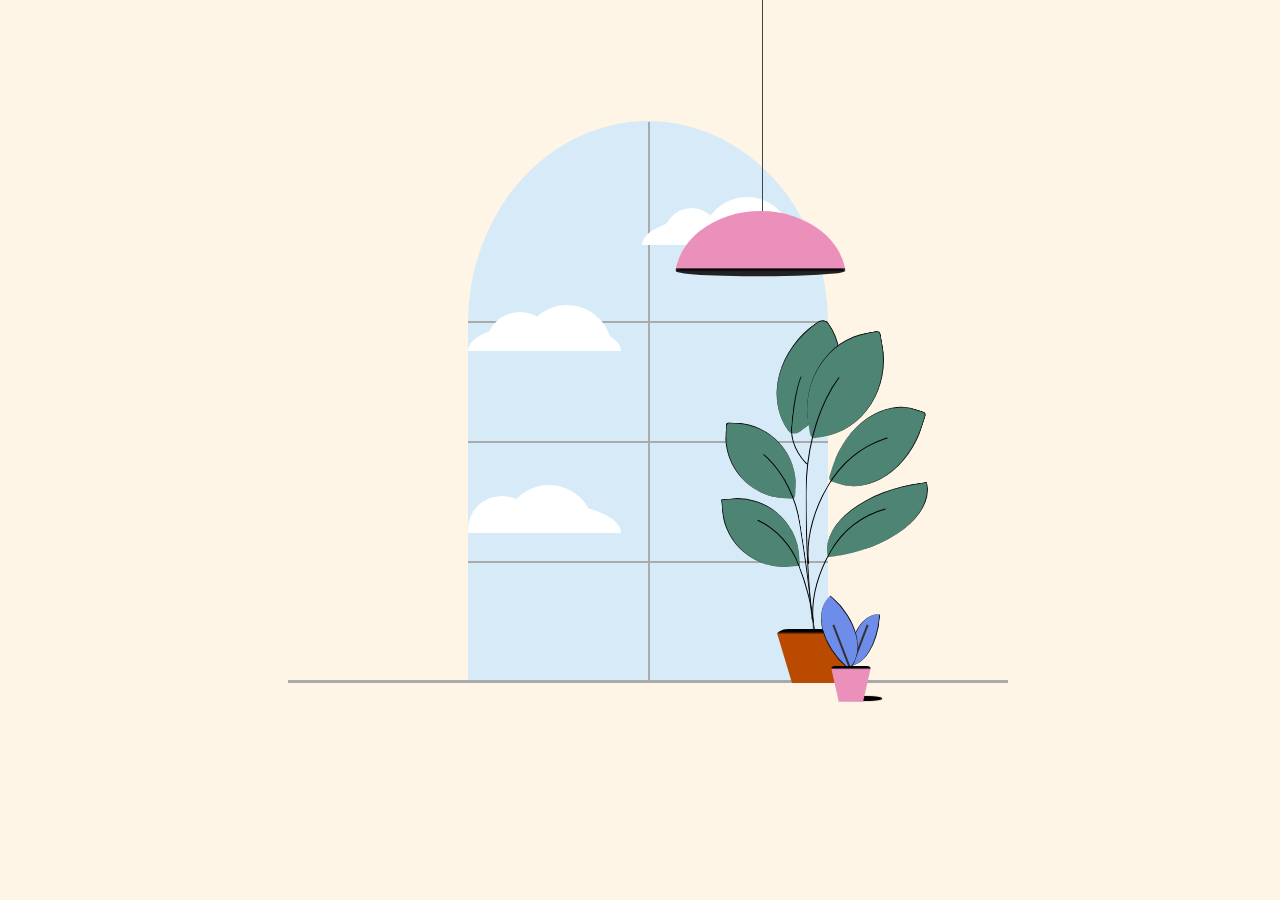
<file: 窗边风景动画(css+js)/index.html>
<!DOCTYPE html>
<html lang="en">

<head>
  <meta charset="UTF-8">
  <meta name="viewport" content="width=device-width, initial-scale=1.0">
  <title>窗边风景动画</title>
  <link rel="stylesheet" href="index.css">
</head>

<body>
  <!-- 窗户 -->
  <div class="window-square" id="window-main"></div>
  <div class="window-top" id="window-top"></div>

  <!-- 窗框线 -->
  <div class="inner-line-hz-one"></div>
  <div class="inner-line-hz-two"></div>
  <div class="inner-line-hz-three"></div>
  <div class="floor-line"></div>
  <div class="inner-vt-line"></div>

  <!-- 植物 -->
  <div class="plant-one"></div>
  <div class="plant-two"></div>
  <div class="plant-two-shadow"></div>
  <div class="flower-blue-leaf"></div>
  <div class="flower-blue-line"></div>
  <div class="flower-blue-leaf-two"></div>
  <div class="flower-blue-line-two"></div>
  <!-- 植物的茎 -->
  <div class="root-one"></div>
  <div class="root-two"></div>
  <div class="root-three"></div>
  <div class="root-four"></div>
  <div class="root-five"></div>
  <div class="root-six"></div>
  <!-- 叶子 -->
  <div class="main-leaf-one"></div>
  <div class="main-leaf-two"></div>
  <div class="main-leaf-three"></div>
  <div class="main-leaf-four"></div>
  <div class="main-leaf-five"></div>
  <div class="main-leaf-six"></div>
  <!-- 云彩 -->
  <div class="cloud-one c"></div>
  <div class="cloud-two c"></div>
  <div class="cloud-three c"></div>
  <div class="cloud-ball-one c"></div>
  <div class="cloud-ball-two c"></div>
  <div class="cloud-ball-three c"></div>
  <div class="cloud-ball-four c"></div>
  <div class="cloud-ball-five c"></div>
  <div class="cloud-ball-six c"></div>
  <!-- 灯 -->
  <div class="lamp" id="light-switch"></div>
  <div class="lamp-wire"></div>
  <div class="lamp-shadow"></div>
  <!-- 夜晚部分 -->

  <!-- 星星 -->
  <div class="star-one s"></div>
  <div class="star-two s"></div>
  <div class="star-two s"></div>
  <div class="star-four s"></div>
  <div class="star-five s"></div>
  <div class="star-six s"></div>
  <!-- 月亮 -->
  <div class="moon" id="moon"></div>
  <!-- 灯光 -->
  <div class="light" id="light"></div>

  <!-- js代码 -->
  <script src="./idx.js"></script>
</body>

</html>
</file>
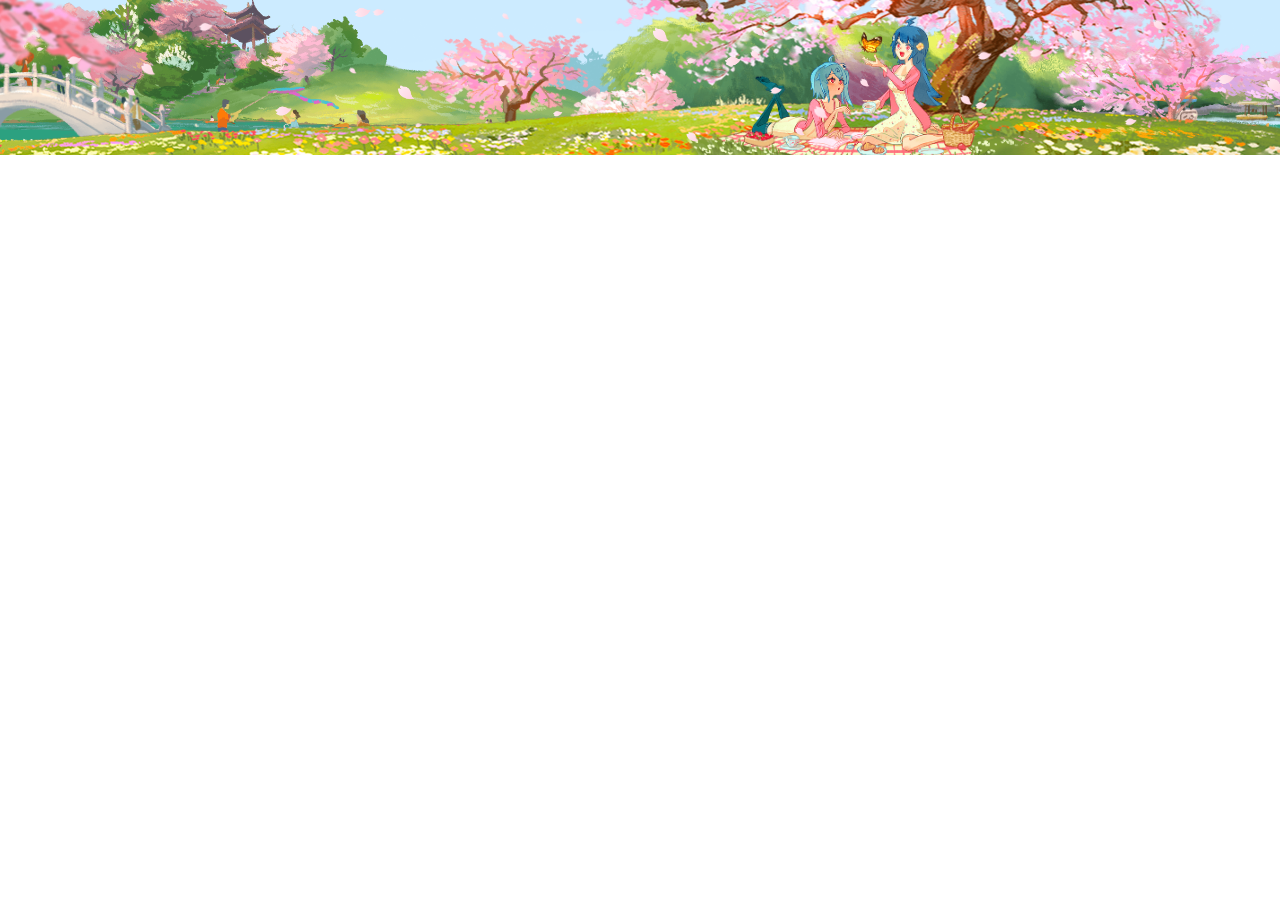
<file: bilibili-banner/spring/index.html>
<!DOCTYPE html>
<html lang="en">

<head>
        <meta charset="UTF-8">
        <meta name="viewport" content="width=device-width, initial-scale=1.0">
        <title>bilibili 春 | By Leo</title>
        <link rel="stylesheet" href="./app.css">
</head>

<body>
        <div class="bili-banner">
                <div class="animated-banner">
                        <div class="layer"><img src="./img/bilibili-spring-view-1.png" height="180" width="4833"
                                        style="transform: scale(1) translate(0px, -15px) rotate(0deg); opacity: 1;">
                        </div>
                        <div class="layer"><img src="./img/bilibili-spring-view-2.png" height="180" width="4833"
                                        style="transform: scale(1) translate(1100px, 0px) rotate(0deg); opacity: 1;">
                        </div>
                        <div class="layer"><img src="./img/bilibili-spring-view-3.png" height="162" width="1585"
                                        style="transform: scale(1) translate(675px, 0px) rotate(0deg); opacity: 1;">
                        </div>
                        <div class="layer"><img src="./img/bilibili-spring-view-4.png" height="176" width="1439"
                                        style="transform: scale(1) translate(-637px, 0px) rotate(0deg); opacity: 1;">
                        </div>
                        <div class="layer"><img src="./img/bilibili-spring-view-5.png" height="62" width="250"
                                        style="transform: scale(1) translate(607.5px, 45px) rotate(0deg); opacity: 1;">
                        </div>
                        <div class="layer"><img src="./img/bilibili-spring-people-1.png" height="84" width="205"
                                        style="transform: scale(1) translate(252px, 36.4px) rotate(0deg); opacity: 0;">
                        </div>
                        <div class="layer"><img src="./img/bilibili-spring-view-6.png" height="125" width="1229"
                                        style="transform: scale(1) translate(112px, 14px) rotate(0deg); opacity: 1;">
                        </div>
                        <div class="layer"><img src="./img/bilibili-spring-view-7.png" height="81" width="1229"
                                        style="transform: scale(1) translate(-350px, 49px) rotate(0deg); opacity: 1;">
                        </div>
                        <div class="layer"><img src="./img/bilibili-spring-people-2.png" height="138" width="198"
                                        style="transform: scale(1) translate(-240px, 16px) rotate(0deg); opacity: 0;">
                        </div>
                        <div class="layer"><img src="./img/bilibili-spring-people-3.png" height="102" width="58"
                                        style="transform: scale(1) translate(-340px, 32px) rotate(0deg); opacity: 0;">
                        </div>
                        <div class="layer"><img src="./img/bilibili-spring-view-8.png" height="114" width="270"
                                        style="transform: scale(1) translate(-90px, 13.5px) rotate(0deg); opacity: 1;">
                        </div>
                        <div class="layer"><img src="./img/bilibili-spring-view-9.png" height="180" width="2138"
                                        style="transform: scale(1) translate(100px, 0px) rotate(0deg); opacity: 1;">
                        </div>
                        <div class="layer"><img src="./img/bilibili-spring-people-4.png" height="147" width="419"
                                        style="transform: scale(1) translate(216px, 13.5px) rotate(0deg); opacity: 1;">
                        </div>
                        <div class="layer"><img src="./img/bilibili-spring-view-10.png" height="211" width="444"
                                        style="transform: scale(1) translate(2100px, 0px) rotate(0deg); filter: blur(2px); opacity: 1;">
                        </div>
                        <div class="layer"><img src="./img/bilibili-spring-view-11.png" height="180" width="958"
                                        style="transform: scale(1) translate(-1000px, 0px) rotate(0deg); filter: blur(1px); opacity: 1;">
                        </div>
                        <canvas width="1519" height="155" style="position: absolute; top: 0px; left: 0px;"
                                id="canvas"></canvas>
                </div>
        </div>
        <script src="./animate.js"></script>
</body>

</html>
</file>
<file: 窗边风景动画(css+js)/index.css>
:root {
  --page-background: #fef5e7;

/* 窗户部分参数 */
  --window-day-bgc: #d6eaf8;
  --window-square-height: 40;
  --window-square-width: 40;
  --window-top-height: 45;
  --window-top-width: 40;
  --floor-line-height: 1;
  --floor-line-width: 80;
  --innner-line-vt-height: 62;

/* 植物部分用到的参数 */
  --plant-one-height: 6;
  --plant-one-width: 9;
  --plant-one-color: #ba4a00;
  --plant-two-color: #eb8fbb;
  --plant-two-shadow-height: .5;
  --plant-two-shadow-width: 4;

/* 蓝花参数 */
  --flower-blue-leaf-height: 6;
  --flower-blue-leaf-width: 3;
  --flower-blue-line-height: .2;
  --flower-blue-line-width: 5;
  --flower-two-blue-height: 7;
  --flower-two-blue-width: 4.5;

/* 茎 */
  --root-height: 10;
  --root-width: 33;

/* 叶子部分需要的参数 */
  --main-leaf-height: 8;
  --main-leaf-width: 8;

/* 云彩部分用到的参数 */
  --cloud-base-height: 8;
  --cloud-base-width: 17;
  --cloud-ball-height: 5;
  --cloud-ball-width: 5;

/* 灯部分用到的参数 */
  --lamp-height: 15;
  --lamp-width: 19;
  --lamp-wire-height: 70;
  --lamp-wire-width: .1;

/* 星星部分用到的参数 */
  --star-height: 1.2;
  --star-width: 1.2;

/* 月亮部分需要的参数 */
  --moon-height: 10;
  --moon-width: 10;

/* 灯光部分需要的参数 */
  --light-source-height: 20;
  --light-source-width: 18.5;
}

/* 页面主题背景 位置 */
body {
  position: fixed;
  top: 55%;
  left: 50%;

  background-color: var(--page-background);

  transform: translate(-50%, -50%);
}

/* 窗户 */
.window-square {
  width: calc(var(--window-square-width) * 1vmin);
  height: calc(var(--window-square-height) * 1vmin);

  background-color: var(--window-day-bgc);
}

.window-top {
  position: fixed;
  top: calc(var(--window-top-height) * -.5vmin);

  width: calc(var(--window-top-width) * 1vmin);
  height: calc(var(--window-top-height) * 1vmin);

  border-radius: 50%;
  background-color: var(--window-day-bgc);
}

/* 窗框线 */
.inner-line-hz-one,
.inner-line-hz-two,
.inner-line-hz-three {
  position: fixed;

  width: calc(var(--window-square-width) * 1vmin);
  height: .2vmin;

  background-color: #aaa;
}

.inner-line-hz-one {
  bottom: calc(var(--window-square-height) / 3 * 1vmin);
}

.inner-line-hz-two {
  bottom: calc(var(--window-square-height) / 3 * 2vmin);
}

.inner-line-hz-three {
  bottom: calc(var(--window-square-height) * 1vmin);
}

.floor-line {
  position: fixed;
  bottom: 0;
  left: -50%;

  width: calc(var(--floor-line-width) * 1vmin);
  height: .3vmin;

  background-color: #aaa;
}

.inner-vt-line {
  position: fixed;
  bottom: .3vmin;
  left: calc(var(--window-square-width) * .5vmin);

  width: .2vmin;
  height: calc(var(--innner-line-vt-height) * 1vmin);

  background-color: #aaa;
}

/* 植物 */
.plant-one {
  position: fixed;
  right: -8%;
  bottom: 0;

  width: calc(var(--plant-one-width) * 1vmin);
  height: calc(var(--plant-one-height) * 1vmin);

  border-radius: 15%;
  background: linear-gradient(to bottom, #000 5%, var(--plant-one-color) 10%);

  clip-path: polygon(0% 0%, 100% 0%, 80% 100%, 20% 100%);
}

.plant-two {
  position: fixed;
  z-index: 999;
  right: -12%;
  bottom: -5.2%;

  width: calc(var(--plant-one-width) / 2 * 1vmin);
  height: calc(var(--plant-one-height) / 1.5 * 1vmin);

  border-radius: 10%;
  background: linear-gradient(to bottom, #000 5%, var(--plant-two-color) 10%);

  clip-path: polygon(0% 0%, 100% 0%, 80% 100%, 20% 100%);
}

.plant-two-shadow {
  position: fixed;
  right: -15%;
  bottom: -4.9%;

  width: calc(var(--plant-two-shadow-width) * 1vmin);
  height: calc(var(--plant-two-shadow-height) * 1vmin);

  border-radius: 50%;
  background-color: #000;
  box-shadow: 0 0 1px 0 #000;
}

/* 蓝花 */
.flower-blue-leaf {
  position: fixed;
  right: -14%;
  bottom: 4.5%;

  width: calc(var(--flower-blue-leaf-width) * 1vmin);
  height: calc(var(--flower-blue-leaf-height) * 1vmin);

  border-right: 1px solid #111;
  border-left: 1px solid #111;
  border-radius: 95% 0;
  background: #6e8ce9;

  transform: rotate(185deg);
}

.flower-blue-line {
  position: fixed;
  right: -15%;
  bottom: 10%;

  width: calc(var(--flower-blue-line-width) * 1vmin);
  height: calc(var(--flower-blue-line-height) * 1vmin);

  background: #333;

  transform: rotate(-69deg);
}

.flower-blue-leaf-two {
  position: fixed;
  right: -9%;
  bottom: 5.4%;

  width: calc(var(--flower-two-blue-width) * 1vmin);
  height: calc(var(--flower-two-blue-height) * 1vmin);

  border-right: 1px solid #111;
  border-left: 1px solid #111;
  border-radius: 95% 0;
  background: #6e8ce9;

  transform: rotate(-48deg);
}

.flower-blue-line-two {
  position: fixed;
  right: -10%;
  bottom: 10%;

  width: calc(var(--flower-blue-line-width) * 1vmin);
  height: calc(var(--flower-blue-line-height) * 1vmin);

  background: #333;

  transform: rotate(69deg);
}

.root-one {
  position: fixed;
  z-index: 800;
  right: -48%;
  bottom: 40%;

  width: calc(var(--root-width) * 1vmin);
  height: calc(var(--root-height) * 1vmin);

  border: 1px solid #000;
  border-color: #000 transparent transparent transparent;
  border-radius: 50% / calc(var(--root-height) / 6 * 1vmin)
  calc(var(--root-height) * 1vmin) 0 0;

  transform: rotate(-90deg);
}

.root-two {
  position: fixed;
  z-index: 88;
  top: 59%;
  right: -2%;

  width: calc(var(--root-width) / 1.9 * 1vmin);
  height: calc(var(--root-height) * 1vmin);

  border: 1px solid #000;
  border-color: #000 transparent transparent transparent;
  border-radius: 60% / calc(var(--root-height) * 1vmin)
  calc(var(--root-height) / 3.5 * 1vmin) 0 0;

  transform: rotate(69deg);
}

.root-three {
  position: fixed;
  z-index: 88;
  top: 45%;
  right: -7.6%;

  width: calc(var(--root-width) / 1.5 * 1vmin);
  height: calc(var(--root-height) * 1vmin);

  border: 1px solid #000;
  border-color: #000 transparent transparent transparent;
  border-radius: 60% / calc(var(--root-height) * 1vmin)
  calc(var(--root-height) / 14 * 1vmin) 0 0;

  transform: rotate(81deg);
}

.root-four {
  position: fixed;
  z-index: 80;
  top: 17%;
  right: -18%;

  width: calc(var(--root-width) / 2.7 * 1vmin);
  height: calc(var(--root-height) * 1vmin);

  border: 1px solid #000;
  border-color: #000 transparent transparent transparent;
  border-radius: 60% / calc(var(--root-height) * 1vmin)
  calc(var(--root-height) / 8 * 1vmin) 0 0;

  transform: rotate(-85deg);
}

.root-five {
  position: fixed;
  z-index: 88;
  top: 39%;
  right: -38.6%;

  width: calc(var(--root-width) / 1.5 * 1vmin);
  height: calc(var(--root-height) * 1vmin);

  border: 1px solid #000;
  border-color: #000 transparent transparent transparent;
  border-radius: 50% / calc(var(--root-height) / 1.45 * 1vmin)
  calc(var(--root-height) * 1vmin) 0 0;

  transform: rotate(-60deg);
}

.root-six {
  position: fixed;
  z-index: 88;
  top: 57%;
  right: -37%;

  width: calc(var(--root-width) / 1.65 * 1vmin);
  height: calc(var(--root-height) * 1vmin);

  border: solid 1px #000;
  border-color: #000 transparent transparent transparent;
  border-radius: 50% / calc(var(--root-height) / 1.6 * 1vmin)
  calc(var(--root-height) * 1vmin) 0 0;

  transform: rotate(-60deg);
}

.main-leaf-one {
  position: fixed;
  z-index: 50;
  top: 28%;
  right: 8.5%;

  width: calc(var(--main-leaf-width) * 1vmin);
  height: calc(var(--main-leaf-height) * 1vmin);

  border-bottom: .5px solid #111;
  border-left: .5px solid #111;
  border-radius: 85% 5%;
  background: #4d8473;

  transform: rotate(93deg);
}

.main-leaf-two {
  position: fixed;
  z-index: 50;
  top: 48%;
  right: 8.5%;

  width: calc(var(--main-leaf-width) * 1vmin);
  height: calc(var(--main-leaf-height) * 1vmin);

  border-bottom: 1px solid #111;
  border-left: 1px solid #111;
  border-radius: 85% 0;
  background: #4d8473;

  transform: rotate(85deg);
}

.main-leaf-three {
  position: fixed;
  z-index: 50;
  top: 4%;
  right: -7.6%;

  width: calc(var(--main-leaf-width) * 1.3 * 1vmin);
  height: calc(var(--main-leaf-height) * 1.1 * 1vmin);

  border-top: 1px solid #111;
  border-right: 1px solid #111;
  border-radius: 95% 10%;
  background: #4d8473;

  transform: rotate(-35deg);
}

.main-leaf-four {
  position: fixed;
  z-index: 55;
  top: 4%;
  right: -17%;

  width: calc(var(--main-leaf-width) * 1.2 * 1vmin);
  height: calc(var(--main-leaf-height) * 1.3 * 1vmin);

  border-top: 1px solid #111;
  border-right: 1px solid #111;
  border-radius: 85% 5%;
  background: #4d8473;

  transform: rotate(-10deg);
}

.main-leaf-five {
  position: fixed;
  z-index: 55;
  top: 21%;
  right: -24%;

  width: calc(var(--main-leaf-width) * 1vmin);
  height: calc(var(--main-leaf-height) * 1.3 * 1vmin);

  border-top: 1px solid #111;
  border-right: 1px solid #111;
  border-radius: 85% 5%;
  background: #4d8473;

  transform: rotate(18deg);
}

.main-leaf-six {
  position: fixed;
  z-index: 55;
  top: 46%;
  right: -29%;

  width: calc(var(--main-leaf-width) * 1.5 * 1vmin);
  height: calc(var(--main-leaf-height) / 1.2 * 1vmin);

  border-top: 1px solid #111;
  border-right: 1px solid #111;
  border-radius: 95% 0;
  background: #4d8473;

  transform: rotate(-8deg);
}

.cloud-one {
  position: fixed;
  top: 50%;

  width: calc(var(--cloud-base-width) * 1vmin);
  height: calc(var(--cloud-base-height) / 1.2 * 1vmin);

  border-radius: 50%;
  background: linear-gradient(to bottom, #fff 50%, transparent 50%);

  animation: cloud 4s infinite;
}

.cloud-two {
  position: fixed;
  top: 0;
  left: 0;

  width: calc(var(--cloud-base-width) * 1vmin);
  height: calc(var(--cloud-base-height) / 1.3 * 1vmin);

  border-radius: 50%;
  background: linear-gradient(to bottom, #fff 50%, transparent 50%);

  animation: cloud 4s infinite;
}

.cloud-three {
  position: fixed;
  top: -30%;
  right: 5%;

  width: calc(var(--cloud-base-width) * 1.1 * 1vmin);
  height: calc(var(--cloud-base-height) / 1.2 * 1vmin);

  border-radius: 50%;
  background: linear-gradient(to bottom, #fff 50%, transparent 50%);

  animation: cloud 4s infinite;
}

.cloud-ball-one {
  position: fixed;
  z-index: 99;
  top: 48%;

  width: calc(var(--cloud-ball-width) * 1.5 * 1vmin);
  height: calc(var(--cloud-ball-height) * 1.5 * 1vmin);

  border-radius: 50%;
  background: linear-gradient(to bottom, #fff 50%, transparent 50%);

  animation: cloud 4s infinite;
}

.cloud-ball-two {
  position: fixed;
  z-index: 99;
  top: 45%;
  left: 10%;

  width: calc(var(--cloud-ball-width) * 2 * 1vmin);
  height: calc(var(--cloud-ball-height) * 2 * 1vmin);

  border-radius: 50%;
  background: linear-gradient(to bottom, #fff 50%, transparent 50%);

  animation: cloud 4s infinite;
}

.cloud-ball-three {
  position: fixed;
  z-index: 99;
  top: -32%;
  left: 54%;

  width: calc(var(--cloud-ball-width) * 1.3 * 1vmin);
  height: calc(var(--cloud-ball-height) * 1.5 * 1vmin);

  border-radius: 50%;
  background: linear-gradient(to bottom, #fff 50%, transparent 50%);

  animation: cloud 4s infinite;
}

.cloud-ball-four {
  position: fixed;
  z-index: 99;
  top: -35%;
  left: 65%;

  width: calc(var(--cloud-ball-width) * 2 * 1vmin);
  height: calc(var(--cloud-ball-height) * 2 * 1vmin);

  border-radius: 50%;
  background: linear-gradient(to bottom, #fff 50%, transparent 50%);

  animation: cloud 4s infinite;
}

.cloud-ball-five {
  position: fixed;
  z-index: 99;
  top: -3%;
  left: 5%;

  width: calc(var(--cloud-ball-width) * 1.5 * 1vmin);
  height: calc(var(--cloud-ball-height) * 1.5 * 1vmin);

  border-radius: 50%;
  background: linear-gradient(to bottom, #fff 50%, transparent 50%);

  animation: cloud 4s infinite;
}

.cloud-ball-six {
  position: fixed;
  z-index: 99;
  top: -5%;
  left: 15%;

  width: calc(var(--cloud-ball-width) * 2 * 1vmin);
  height: calc(var(--cloud-ball-height) * 2 * 1vmin);

  border-radius: 50%;
  background: linear-gradient(to bottom, #fff 50%, transparent 50%);

  animation: cloud 4s infinite;
}

@keyframes cloud {
  0% {
    transform: translate(0px, 0px);
  }

  25% {
    transform: translate(2px, 2px);
  }

  50% {
    transform: translate(0px, 0px);
  }

  75% {
    transform: translate(-1px, -1px);
  }

  100% {
    transform: translate(0px, 0px);
  }
}

/* 灯 */
.lamp {
  position: fixed;
  z-index: 999;
  top: -31%;
  right: -5%;

  width: calc(var(--lamp-width) * 1vmin);
  height: calc(var(--lamp-height) * 1vmin);

  border-radius: 50%;
  background: linear-gradient(
  to bottom,
  #eb8fbb 42%,
  #000 43%,
  transparent 45%
  );

  cursor: pointer;
}

.lamp-shadow {
  position: fixed;
  z-index: 100;
  top: -38%;
  right: 17.3%;

  width: calc(var(--plant-two-shadow-width) / 3.4 * 1vmin);
  height: calc(var(--lamp-width) / 1.01 * 1vmin);

  border-radius: 90% 50%;
  background: #222;

  transform: rotate(89deg);
}

.lamp-wire {
  position: fixed;
  z-index: 998;
  top: -190%;
  right: 18%;

  width: calc(var(--lamp-wire-width) * 1vmin);
  height: calc(var(--lamp-wire-height) * 1vmin);

  background: #444;
}

/* 夜晚css */
.night {
  background: #120326;
}

.hide-cloud {
  visibility: hidden;
}

.star-one,
.star-two,
.star-three,
.star-four,
.star-five,
.star-six {
  visibility: hidden;

  position: fixed;

  width: calc(var(--star-width) * 1vmin);
  height: calc(var(--star-height) * 1vmin);

  border: 1px solid #eee;
  background: #fff;

  clip-path: polygon(
  50% 0%,
  61% 35%,
  98% 35%,
  68% 57%,
  79% 91%,
  50% 70%,
  21% 91%,
  32% 57%,
  2% 35%,
  39% 35%
  );
}

.star-one {
  top: 50%;
  left: 60%;

  transform: rotate(45deg);
  animation: twinkle 2s infinite linear;
}

.star-two {
  top: 60%;
  left: 20%;

  transform: rotate(80deg);
  animation: twinkle 4s infinite linear;
}

.star-three {
  top: 10%;
  left: 40%;

  transform: rotate(20deg);
  animation: twinkle 2s infinite linear;
}

.star-four {
  top: -40%;
  left: 60%;

  transform: rotate(45deg);
  animation: twinkle 1s infinite linear;
}

.star-five {
  top: 30%;
  left: 20%;

  transform: rotate(45deg);
  animation: twinkle 3s infinite linear;
}

.star-three {
  top: 10%;
  left: 40%;

  transform: rotate(20deg);
  animation: twinkle 2s infinite linear;
}

.star-six {
  top: -10%;
  left: 80%;

  transform: rotate(45deg);
  animation: twinkle 1s infinite linear;
}

@keyframes twinkle {
  0% {
    opacity: 1;
  }

  25% {
    opacity: .3;
  }

  50% {
    opacity: .8;
  }

  75% {
    opacity: .5;
  }

  100% {
    opacity: .8;
  }
}

.show-star,
.show-moon,
.show-light {
  visibility: visible !important;
}

.moon {
  visibility: hidden;

  position: fixed;
  top: -33%;
  left: 13%;

  width: calc(var(--moon-width) * 1vmin);
  height: calc(var(--moon-height) * 1vmin);

  border-radius: 50%;
  background: linear-gradient(-45deg, #fff 40%, #eee 80%);
  box-shadow: 0 0 5px 1px #fff;
}

.light {
  visibility: hidden;

  position: fixed;
  z-index: 900;
  top: -67%;
  right: -20.5%;

  width: calc(var(--light-source-width) * 1vmin);
  height: calc(var(--light-source-height) * 1vmin);

  opacity: .6;
  border-top: 0;
  border-right: calc(var(--lamp-width) / 3 * 1vmin) solid transparent;
  border-bottom: calc(var(--light-source-height) * 2.32 * 1vmin) solid #f9e79f;
  border-left: calc(var(--lamp-width) / 3 * 1vmin) solid transparent;

  animation: twinkle 10s linear infinite;

  filter: brightness(105%);
}
</file>
<file: bilibili-banner/spring/app.css>
* {
  box-sizing: border-box;
  margin: 0;
  padding: 0;
}

.bili-banner {
  display: flex;
  justify-content: center;

  position: relative;

  min-width: 999px;
  height: 9.375vw;
  min-height: 155px;
  margin: 0 auto;
}

.animated-banner {
  overflow: hidden;

  position: absolute;
  top: 0;
  right: 0;
  bottom: 0;
  left: 0;
}

.animated-banner .layer {
  display: flex;
  align-items: center;
  justify-content: center;

  position: absolute;
  top: 0;
  left: 0;

  width: 100%;
  height: 100%;
}
</file>
